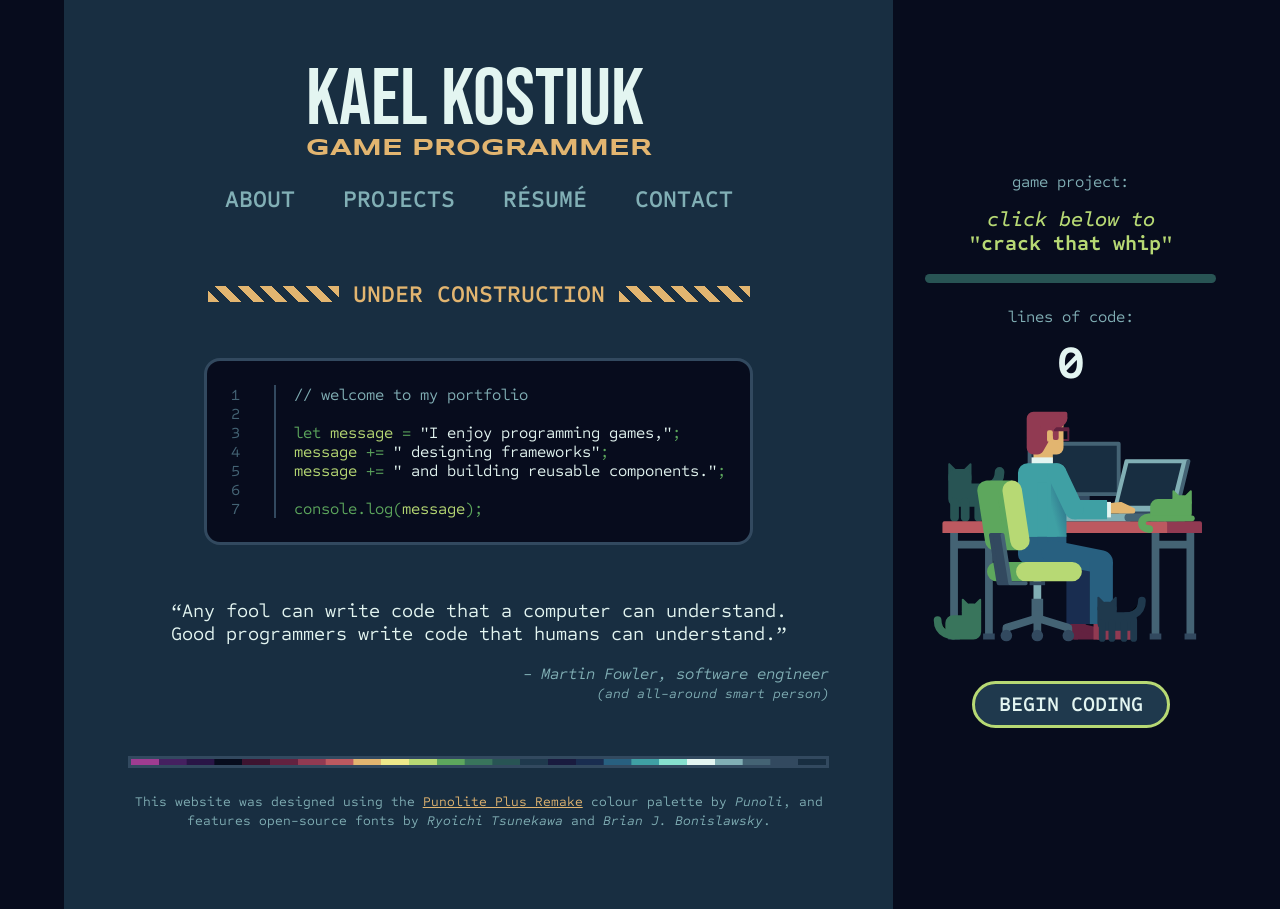
<file: index.htm>
<!DOCTYPE html>
<html lang="en">

<head>
	<meta charset="UTF-8">
	<meta name="viewport" content="width=device-width, initial-scale=1.0">
	<title>Kael Kostiuk | Portfolio</title>

	<!-- Styles -->
	<link rel="stylesheet" href="css/style.css">
	<link rel="stylesheet" href="css/game.css">
	<link rel="stylesheet" href="css/code.css">
	<link rel="stylesheet" href="css/cat.css">
	<link rel="stylesheet" href="css/about.css">
	<link rel="stylesheet" href="css/contact.css">

	<link rel="icon" href="media/icon.png" type="image/png">

	<meta http-equiv="Cache-Control" content="no-cache, no-store, must-revalidate">
	<meta http-equiv="Expires" content="0">
	<meta http-equiv="Pragma" content="no-cache">

	<script src="js/pages_helper.js"></script>
	<script src="js/game.js" type="module"></script>
	<script src="js/contact.js" defer></script>
</head>

<body>

	<div class="layout">
		<div class="portfolio">
			<a class="home" href="#home" draggable="false">
				<div class="header">KAEL KOSTIUK</div>
				<div class="subheader">GAME PROGRAMMER</div>
			</a>

			<div class="navigation">
				<a href="#about" draggable="false" data-active="false">ABOUT</a>
				<a href="#projects" draggable="false" data-active="false">PROJECTS</a>
				<a href="#resume" draggable="false" data-active="false">RÉSUMÉ</a>
				<a href="#contact" draggable="false" data-active="false">CONTACT</a>
			</div>

			<h2 class="construction"><div class="stripes"></div> UNDER CONSTRUCTION <div class="stripes"></div><br>
			&nbsp;</h2>

			<div id="content" stylex="opacity: 0; transition: opacity 0.5s ease;"></div>

			<button class="scroll-down" type="button" onclick="window.scrollTo({ top: document.body.scrollHeight, behavior: 'smooth' });" draggable="false">▼ PLAY GAME ▼</button>
		</div>
		<div class="game">
			<div class="game-category">game project: <span id="counter"></span></div>
			<div class="game-title-container">
				<div id="title" class="game-title"><span style="color:#b7d974;"><i>click below to<br></i><b>"crack that whip"</b></span></div>
			</div>
			<!-- (!) for testing the size of a new title before commiting to rendering -->
			<div id="title-container-test" class="game-title-container" style="position:absolute; opacity:0;pointer-events:none;">
				<div id="title-test" class="game-title">Testing the scroll height of a new title</div>
			</div>
			<div class="game-progress">
				<div id="progress"></div>
			</div>

			<div class="game-category">lines of code:</div>
			<div id="lines" class="game-lines">0</div>

			<svg viewBox="0 0 300 250" style="user-select:none;">
				<g id="chunk" name="cat">
					<path name="content" style="stroke:#285454; stroke-width:10; stroke-linecap:round;"
						d="m 61,83 c 0,0 16,0 16,-16" />
					<path name="annoyed" style="stroke:#285454; stroke-width:10; stroke-linecap:round; display:none;"
						d="M 58,84 C 70,84 78,74 66,64" />
					<path style="fill:#285454; stroke:#285454; stroke-width:2; stroke-linejoin:round;"
						d="M 25,59 V 75 H 47 V 59 L 36,70 Z" />
					<path style="fill:#285454; stroke:#285454; stroke-width:16; stroke-linejoin:round;"
						d="M 40,87 V 72 h -8 v 23 h 31 v -8 z" />
					<path style="stroke:#285454; stroke-width:9; stroke-linecap:round;"
						d="m 55.5,98 v 16 m 11,-16 v 16 m -25,-16 v 16 m -11,-16 v 16" />
				</g>
				<g id="table">
					<path style="stroke:#446374; stroke-width:8;"
						d="M 30,124 V 236 M 66,124 V 236 M 238,124 V 236 M 274,124 V 236 M 30,142 h 36 m 172,0 h 36" />
					<path style="stroke:#32495f; stroke-width:6;"
						d="m 60,237 h 12 m -48,0 h 12 m 232,0 h 12 m -48,0 h 12" />
					<path style="fill:#913a52; stroke:#913a52; stroke-width:4; stroke-linejoin:round;"
						d="m 284,130 v -10 h -36 v 10" />
					<path style="fill:#bc5960; stroke:#bc5960; stroke-width:4; stroke-linejoin:round;"
						d="m 20,130 v -10 h 228 v 10" />
				</g>
				<g id="luna" name="cat">
					<path name="content" style="stroke:#39755c; stroke-width:8; stroke-linecap:round;"
						d="m 29,236 c 0,0 -16,0 -16,-16" />
					<path name="annoyed" style="stroke:#39755c; stroke-width:8; stroke-linecap:round; display:none;"
						d="m 29,236 c 0,0 -17,0 -25,-8" />
					<path style="fill:#39755c; stroke:#39755c; stroke-width:2; stroke-linejoin:round;"
						d="m 39,199 v 12 h 18 v -12 l -9,9 z" />
					<path style="fill:#39755c; stroke:#39755c; stroke-width:16; stroke-linejoin:round;"
						d="m 46,223 v -12 h 4 v 21 H 29 v -9 z" />
				</g>
				<g id="computer">
					<path style="stroke:#32495f; stroke-width:32;" d="m 154,90 v 28" />
					<path style="fill:#182e41; stroke:#446374; stroke-width:4; stroke-linejoin:round;"
						d="M 200,90 V 38 h -92 v 52 z" />
					<path style="stroke:#32495f; stroke-width:6;" d="m 200,110 h 54" />
					<path style="stroke:#81afb5; stroke-width:8; stroke-linecap:round;" d="m 144,114 h 66" />
					<path style="fill:#81afb5; stroke:#81afb5; stroke-width:4; stroke-linejoin:round;"
						d="m 260,106 h -64 l 12,-50 h 64" />
					<path style="fill:#182e41; stroke:none;" d="m 199,102 h 55 l 11,-44 h -55 z" />
					<path style="stroke:#446374; stroke-width:4; stroke-linecap:round;" d="M 260,106 272,56" />
					<path style="stroke:#446374; stroke-width:8; stroke-linecap:round;" d="m 210,114 h 48" />
				</g>
				<g id="monitor-large" style="opacity:0; stroke:#5da75d; stroke-width:2; stroke-linecap:round;">
					<path d="m 114,44 h 80" />
					<path d="m 114,48 h 80" />
					<path d="m 114,52 h 80" />
					<path d="m 114,56 h 80" />
					<path d="m 114,60 h 80" />
					<path d="m 114,64 h 80" />
					<path d="m 114,68 h 80" />
					<path d="m 114,72 h 80" />
					<path d="m 114,76 h 80" />
					<path d="m 114,80 h 80" />
					<path d="m 114,84 h 80" />
				</g>
				<g id="monitor-small" style="opacity:0; stroke:#b7d974; stroke-width:2; stroke-linecap:round;">
					<path d="m 214,62 h 45" />
					<path d="m 213,66 h 45" />
					<path d="m 212,70 h 45" />
					<path d="m 211,74 h 45" />
					<path d="m 210,78 h 45" />
					<path d="m 209,82 h 45" />
					<path d="m 208,86 h 45" />
					<path d="m 207,90 h 45" />
					<path d="m 206,94 h 45" />
					<path d="m 205,98 h 45" />
				</g>
				<g id="mouse" name="cat">
					<path name="content" style="stroke:#5da75d; stroke-width:8; stroke-linecap:round; fill:none;"
						d="m 231.5,126 c -10,0 -10,-12 0,-12 h 8" />
					<path name="annoyed" style="stroke:#5da75d; stroke-width:8; stroke-linecap:round; fill:none; display:none;"
						d="m 222,132 c -6,-8 -0.5,-18 9.5,-18 h 8" />
					<path style="fill:#5da75d; stroke:#5da75d; stroke-width:2; stroke-linejoin:round;"
						d="m 256.5,87 v 12 h 18 V 87 l -9,9 z" />
					<path style="fill:#5da75d; stroke:#5da75d; stroke-width:16; stroke-linejoin:round;"
						d="m 263.5,103 v -4 h 4 v 11 h -27 v -7 z" />
					<path style="stroke:#5da75d; stroke-width:6; stroke-linecap:round;" d="m 234,115 h 41.5" />
				</g>
				<g id="lower-body">
					<path style="fill:#632240; stroke:#632240; stroke-width:8; stroke-linejoin:round;"
						d="m 154,240 v -24 h 8 v 12 l 26,6 v 6" />
					<path style="stroke:#192d50; stroke-width:24; stroke-linecap:round;" d="m 108,150 50,10" />
					<path style="stroke:#192d50; stroke-width:24;" d="m 158,160 v 64" />
					<path style="fill:#286080; stroke:#286080; stroke-width:20; stroke-linejoin:round;"
						d="m 106,132 v 20 h 30 v -20" />
					<path style="fill:#913a52; stroke:#913a52; stroke-width:8; stroke-linejoin:round;"
						d="m 178,240 v -24 h 8 v 12 l 26,6 v 6" />
					<path style="stroke:#286080; stroke-width:24; stroke-linecap:round;" d="m 132,150 50,10" />
					<path style="stroke:#286080; stroke-width:24;" d="m 182,160 v 64" />
				</g>
				<defs>
					<linearGradient id="torso" x1="100%" y1="0%" x2="30%" y2="80%">
						<stop style="stop-color:#286080; stop-opacity:1;" offset="0" />
						<stop style="stop-color:#286080; stop-opacity:0;" offset="1" />
					</linearGradient>
				</defs>
				<g id="upper-body">
					<path style="fill:none; stroke:#632240; stroke-width:2; stroke-linejoin:round;"
						d="m 148,23 v 11 h -8" />
					<path style="stroke:#e2b570; stroke-width:20;" d="M 122,58 V 46" />
					<path style="fill:#e2b570; stroke:#e2b570; stroke-width:14; stroke-linejoin:round;"
						d="M 114,42 V 16 h 22 v 26 z" />
					<path style="fill:#913a52; stroke:#913a52; stroke-width:14; stroke-linejoin:round;"
						d="M 112,42 V 12 h 28 l -16,16 -8,14 z" />
					<path style="fill:#913a52; stroke:#913a52; stroke-width:4; stroke-linejoin:round;"
						d="M 141 7 L 145 11 L 145 7 L 141 7 z M 134 22 L 134 32 L 136 32 L 136 22 L 134 22 z" />
					<path style="fill:#e2b570; stroke:#e2b570; stroke-width:4; stroke-linejoin:round;"
						d="m 130,26 v 8 h -2 v -8 z" />
					<path style="fill:#632240; stroke:#632240; stroke-width:2; stroke-linejoin:round;"
						d="m 148,22 h -12 l -2,2 h 14 z" />
					<path style="stroke:#e3f5f1; stroke-width:22;" d="M 121,52 V 62" />
					<path style="fill:#3fa0a4; stroke:#3fa0a4; stroke-width:20; stroke-linejoin:round;"
						d="M 136,134 V 68 h -30 v 66" />
					<path style="fill:url(#torso); fill-opacity:1; stroke:none;" d="M 146,134 H 130 V 68 h 16 z" />
				</g>
				<g id="pepper" name="cat">
					<path name="content" style="stroke:#1f394d; stroke-width:8; stroke-linecap:round;"
						d="m 208,216 c 0,0 16,0 16,-16" />
					<path name="annoyed" style="stroke:#1f394d; stroke-width:8; stroke-linecap:round; display:none;"
						d="m 208,216 c 8,0 18,-9 6,-19" />
					<path style="fill:#1f394d; stroke:#1f394d; stroke-width:2; stroke-linejoin:round;"
						d="m 179,197 v 12 h 18 v -12 l -9,9 z" />
					<path style="fill:#1f394d; stroke:#1f394d; stroke-width:16; stroke-linejoin:round;"
						d="m 190,220 v -11 h -4 v 14 h 25 v -3 z" />
					<path style="stroke:#1f394d; stroke-width:7; stroke-linecap:round;"
						d="m 205.5,223 v 16 m 10,-16 v 16 M 193,223 v 16 m -10,-16 v 16" />
				</g>
				<g id="chair">
					<path style="stroke:#81afb5; stroke-width:8;" d="M 116,204 V 170" />
					<path style="stroke:#32495f; stroke-width:16;" d="m 116,180 v 4" />
					<path style="stroke:#446374; stroke-width:12;" d="m 116,198 v 20" />
					<path style="fill:none; stroke:#446374; stroke-width:8; stroke-linejoin:round;"
						d="m 116,232 v -22 m 32,22 v -4 l -32,-10 m -32,14 v -4 l 32,-10" />
					<path style="fill:#32495f; stroke:#32495f; stroke-width:4;"
						d="M 84 232 A 4 4 0 0 0 80 236 A 4 4 0 0 0 84 240 A 4 4 0 0 0 88 236 A 4 4 0 0 0 84 232 z M 116 232 A 4 4 0 0 0 112 236 A 4 4 0 0 0 116 240 A 4 4 0 0 0 120 236 A 4 4 0 0 0 116 232 z M 148 232 A 4 4 0 0 0 144 236 A 4 4 0 0 0 148 240 A 4 4 0 0 0 152 236 A 4 4 0 0 0 148 232 z" />
					<path style="fill:#5da75d; stroke:#5da75d; stroke-width:20; stroke-linejoin:round;"
						d="M 98,138 H 72 L 64,86 h 26" />
					<path style="stroke:#5da75d; stroke-width:20; stroke-linecap:round;" d="m 74,170 h 30" />
					<path style="stroke:#b7d974; stroke-width:20; stroke-linecap:round;" d="m 90,86 8,52 m 6,32 h 48" />
					<path style="fill:#32495f; stroke:#32495f; stroke-width:4; stroke-linejoin:round;"
						d="M 88,182 H 76 l -8,-50 h 12" />
					<path
						style="fill:none; stroke:#446374; stroke-width:4; stroke-linecap:round; stroke-linejoin:round;"
						d="M 104,182 H 88 l -8,-50" />
				</g>
				<g id="arm-up" style="opacity:0;">
					<path style="fill:#e2b570; stroke:#e2b570; stroke-width:4; stroke-linejoin:round;"
						d="M 185.2,97.2 200.7,87 215,88 l 0.5,1.9 -28.8,13.1 z" />
					<path style="stroke:#e3f5f1; stroke-width:16;" d="m 192,97.3 -9.7,2.3" />
					<path style="stroke:#3fa0a4; stroke-width:20;" d="m 155,106.2 33.1,-8" />
					<path style="stroke:#3fa0a4; stroke-width:20; stroke-linecap:round;" d="m 136,68 20,38" />
				</g>
				<g id="arm-down" style="opacity:0;">
					<path style="fill:#e2b570; stroke:#e2b570; stroke-width:4; stroke-linejoin:round;"
						d="M 155.2,97.2 170.7,87 185,88 185.5,89.9 156.7,103 Z" />
					<path style="stroke:#e3f5f1; stroke-width:16;" d="m 162,97.3 -9.7,2.3" />
					<path style="fill:#e2b570; stroke:#e2b570; stroke-width:4; stroke-linejoin:round;"
						d="m 183.6,99.5 17.9,-2.5 14.3,9 0.2,2 -31.9,-2.5 z" />
					<path style="stroke:#e3f5f1; stroke-width:16;" d="m 191.9,102.8 -10,0.8" />
					<path style="stroke:#3fa0a4; stroke-width:20;" d="m 154,106 33.9,-2.8" />
					<path style="stroke:#3fa0a4; stroke-width:20; stroke-linecap:round;" d="m 136,68 19,38" />
				</g>
				<g id="arm-resting" style="opacity:1;">
					<path style="fill:#e2b570; stroke:#e2b570; stroke-width:4; stroke-linejoin:round;"
						d="m 184,102 18,-2 13,6 v 2 h -31 z" />
					<path style="stroke:#e3f5f1; stroke-width:16;" d="M 192,106 H 182" />
					<path style="stroke:#3fa0a4; stroke-width:20;" d="m 154,106 h 34" />
					<path style="stroke:#3fa0a4; stroke-width:20; stroke-linecap:round;" d="m 136,68 18,38" />
				</g>
			</svg>

			<button id="start" class="game-start" style="display:block;">BEGIN CODING</button>
			<button id="juicer" class="game-juicer" style="display:none;" data-active="false">ENERGY DRINK</button>
		</div>
	</div>

<div id="paw-container"></div>

</body>
</html>
</file>
<file: css/style.css>
@import "../fonts/sometype-mono-variable.css";
@import "../fonts/bebas-neue.css";
@import "../fonts/syncopate-bold.css";

* { box-sizing: border-box; }

:root { font-size: 19px; }

html {
  /*scrollbar-width: thin;*/
  scrollbar-width: auto !important;
  scrollbar-color: #32495f #070c1d;
  overflow-x: hidden; overflow-y: scroll;
  scroll-behavior: smooth;
}
body {
	margin: 0;
	font-family: "SometypeMono-Variable", sans-serif;
	font-size: 1rem;
	background: #070c1d;
	color: #e3f5f1;
}

/*** LAYOUT ***/
.layout {
	display: flex;
	margin: 0 auto;
	width: 90%;
}
.portfolio {
	display: flex;
	flex-direction: column;
	width: 72%;
	min-height: 100vh;
	padding: 4rem;
	background: #182e41;
}
.game {
	display: flex;
	gap: 1rem;
	flex-direction: column;
	justify-content: center;
	position: sticky;
	top: 0;
	width: 28%;
	height: 100vh;
	padding: 2rem;
	padding-right: 0;
}

/*** LINKS ***/
a, a:visited { color:#e2b570; }
a:hover, a:active, a:focus { color: #eee98a; }

/*** HEADER ***/
.home {
	display: block; width: fit-content; margin: 0 auto; /* bound tight, center horizontally */
	text-align: center;
	text-decoration: none;
	color: #e3f5f1;
}
.home:hover, .home:active, .home:visited, .home:focus { color: #e3f5f1; }
.header {
	width: fit-content;
	font-family: "BebasNeue", sans-serif;
	font-size: 5rem;
	line-height: 4.5rem;
}
.subheader {
	width: fit-content;
	margin-bottom: 1.5rem;
	font-family: "Syncopate-Bold", sans-serif;
	font-size: 1.48rem;
	color: #e2b570;
}

/*** NAVIGATION ***/
.navigation {
	display: flex;
	gap: 2rem;
	justify-content: center;
	flex-wrap: wrap;
	width: fit-content; margin: 0 auto;
	margin-bottom: 2.5rem;
}
.navigation > a {
	border-bottom: 3px solid transparent;
	padding: 0 0.5rem 0.2rem; /* top | sides | bottom */
	font-size: 1.5rem;
	font-weight: 600;
	text-decoration: none;
	color: #81afb5;
}
.navigation > a:hover { color: #e3f5f1; }
.navigation > a[data-active="true"] {
	border-bottom: 3px solid #e2b570;
	color: #e3f5f1;
}

/*** TITLES ***/
h1, h2 {
	text-align: center;
	font-weight: 600;
}
.project-title {
	font-size: 1.6rem;
	text-align: center;
	font-weight: 600;
	color: #b7d974;
}

/*** QUOTES ***/
blockquote {
	font-size: 1.2rem;
	text-align: center;
}
.attribution {
	color: #81afb5;
	text-align: right;
	font-style: italic;
}

/*** ALIGNMENT ***/
.center { 
	display: block;
	text-align: center;
}
.resume-grid {
	display: grid;
	grid-template-columns: 3fr 2fr;
	gap: 3rem;
	width: 100%;
}

/*** STYLES ***/
.note {
	color: #81afb5;
}
.extra-small { 
	font-size: 0.6rem;
	font-weight: 500;
	color: #446374;
}
.category {
	color: #81afb5;
}
.title-section {
	color: #b7d974;
	margin-bottom: 0.5rem;
}
.title {
	font-size: 1.3rem;
	font-weight: 600;
}
.subtitle { 
	font-weight: 600;
}
.duration { 
	font-style: italic;
}
.points li:not(:last-child) {
	margin-bottom: 0.5rem;
}
.points li i {
	color: #81afb5;
}
.points li::marker {
	content: "▸ ";
	color: #b7d974;
}
.construction {
	color: #e2b570;
}
.stripes {
	display: inline-block;
	width: 8.2rem;
	height: 1rem;
	background-image: repeating-linear-gradient(
		45deg,
		#e2b570 0,
		#e2b570 0.5rem,
		transparent 0.5rem,
		transparent 1rem
	);
}
.palette {
	width:100%;
	height:0.8rem;
	border:3px solid #32495f;
}
.scroll-down {
	display: none;
	margin-top: auto;
	position: relative;
	bottom: -1.5rem;
    padding: 0.5rem 0.8rem;
	border-width: 0;
    border-radius: 0.5rem;
    font-family: "SometypeMono-Variable", sans-serif;
	font-size: 1.2rem;
    font-weight: 500;
	background: #32495f;
	color: #e3f5f1;
    cursor: pointer;
}

@media (max-width: 1400px) {
	:root { font-size: 16px; }
}
@media (max-width: 1200px) {
	:root { font-size: 14px; }
}
@media (max-width: 1000px) {
	:root { font-size: 12px; }
}
@media (max-width: 800px) {
	:root { font-size: 10px; }
}

/*** PORTRAIT LAYOUT ***/
@media (orientation: portrait) and (max-width: 600px) {
	:root { font-size: 13px; }
	.layout {
		width: 100%;
		flex-direction: column;
	}
	.portfolio {
		width: 100%;
		padding: 4rem 2rem;
		line-height: 150%;
	}
	.game {
		width: 100%;
		min-height: 100vh;
		padding: 4rem 4rem;
	}
	.navigation {
		padding-top: 1rem;
		gap: 1.5rem;
		align-items: center;
	}
	.container > * {
		flex: 0 0 auto;
		max-width: 50%;
	}
	.navigation > a {
		border-bottom: 2px solid transparent;
		padding: 0 0.8rem 0.5rem;
		font-size: 2rem;
		font-weight: 550;
	}
	.navigation > a[data-active="true"] {
		border-bottom: 2px solid #e2b570;
	}
	blockquote {
		margin: 0 auto;
	}
	.resume-grid {
		grid-template-columns: 1fr;
	}
	.stripes {
		width: 2.4rem;
		height: 1rem;
	}
	.palette {
		border:2px solid #32495f;
	}
	.scroll-down {
		display: block;
	}
}
</file>
<file: css/game.css>
:root {
	--juice-level: 0%;
}

.game > svg {
	display: block;
	width: 100%;
	height: auto;
	min-height: 6rem;
}
.game-category {
	color: #81afb5;
	text-align: center;
}
.game-title-container{
	display: flex;
	justify-content: center; align-items: center;
	min-height: 3.2rem; max-height: 3.2rem;
}
.game-title {
	font-size: 1.3rem;
	line-height: 115%;
	font-weight: 500;
	color: #e3f5f1;
	text-align: center;
	text-wrap: balance;
}
.game-progress {
	width: 100%; 
	height: 0.6rem;
	min-height: 0.6rem;
    margin: 0 auto; /* center horizontally */
	margin-bottom: 0.5rem;
	border-radius: 9000px;
	background-color: #285454;
}
#progress {
	width: 0%; /* (!) changed in js */
	height: 100%;
	border-radius: 9000px;
	background-color: #b7d974;
}
.game-lines {
    margin-top: -0.5rem;
	font-size: 3rem;
	font-weight: 700;
	color: #e3f5f1;
	text-align: center;
}

.game-juicer {
	display: block; width: fit-content; 
    margin: 1rem auto 0 auto; /* center horizontally + add space above */
	padding: 0.5rem 1.5rem;
	border: 3px solid;
	border-color: #1f394d;
	border-radius: 9000px; /* pill-shaped ends */
	font-family: inherit;
	font-size: 1.3rem;
	font-weight: 600;
	white-space: nowrap;
	background: linear-gradient(to right, #39755c var(--juice-level), #1f394d 0); /* (!) changed in js */
	color: #070c1d;
}
.game-juicer[data-active="true"] {
	border-color: #b7d974;
	color: #e3f5f1;
	animation: pulse 2s infinite alternate;
}
.game-juicer[data-active="true"]:hover {
	border-color: #e3f5f1;
	background: #285454 !important;
	text-shadow: 2px 2px 0 #1f394d;
	color: #e3f5f1;
	animation: none;
	cursor: pointer;
}

.game-start {
	display: block; width: fit-content; 
    margin: 1rem auto 0 auto; /* center horizontally + add space above */
	padding: 0.5rem 1.5rem;
	border: 3px solid;
	border-color: #b7d974;
	border-radius: 9000px; /* pill-shaped ends */
	font-family: inherit;
	font-size: 1.3rem;
	font-weight: 600;
	white-space: nowrap;
	background: #1f394d;
	color: #e3f5f1;
	animation: pulse 2s infinite alternate;
}
.game-start:hover {
    border-color: #e3f5f1;
	background: #285454;
	text-shadow: 2px 2px 0 #1f394d;
	animation: none;
	cursor: pointer;
}

@keyframes pulse {
    0% { border-color: #1f394d; }
    100% { border-color: #b7d974; }
}

/*** PORTRAIT LAYOUT ***/
@media (orientation: portrait) and (max-width: 600px) {
	.game-category {
		font-size: 1.4rem;
	}
	.game-title-container{
		min-height: 4.2rem; max-height: 4.2rem;
	}
	.game-title {
		font-size: 1.6rem;
		line-height: 125%;
		font-weight: 400;
		padding: 0.5rem 0;
	}
	.game-progress {
		width: 100%; 
		height: 0.8rem;
		min-height: 0.8rem;
		margin-bottom: 0.5rem;
	}
	.game-lines {
		font-size: 3.5rem;
		font-weight: 550;
	}
	.game-juicer {
		border: 2px solid;
		font-size: 2rem;
		font-weight: 600;
	}
	.game-start {
		border: 2px solid;
		font-size: 1.8rem;
		font-weight: 500;
	}
}
</file>
<file: css/code.css>
.codeBlock {
	display: grid;
	grid-template-columns: 5ch 1fr; /* fixed width | fills remaining */
	width: fit-content; margin: 0 auto;
	padding: 1.5rem;
	border: 3px solid #32495f;
	border-radius: 1rem;
	background: #070c1d;
}
.codeBlock .line { border-right: 2px solid #32495f; color: #446374; }
.codeBlock .comment { color: #81afb5; }
.codeBlock .code { padding-left: 2ch; color: #5da75d; }
.codeBlock .variable { color: #b7d974; }
.codeBlock .string { color: #e3f5f1; }
.codeBlock .bool { color: #e2b570 }
.codeBlock .method { color: #eee98a  }
.codeBlock .keyword { color: #e494d9 }

/*** PORTRAIT LAYOUT ***/
@media (orientation: portrait) and (max-width: 600px) {
	.codeBlock {
		border: 2px solid #32495f;
	}
}
</file>
<file: css/cat.css>
#paw-container {
		position: fixed;
		top: 0;
		left: 0;
		width: 100vw;
		height: 100vh;
		overflow: hidden;
		pointer-events: none;
	}

.paw-print {
    position: absolute;
    width: 100px;
    height: 100px;
    transform-origin: center;
    opacity: 0; /* Start invisible */
    transition: opacity 0.5s ease-out;
}

/*** PORTRAIT LAYOUT ***/
@media (orientation: portrait) and (max-width: 600px) {
    .paw-print {
		width: 120px;
		height: 120px;
	}
}
</file>
<file: css/about.css>
/*** IMAGES ***/
.scrolling-kale {
	margin: 2rem 0;
	border: 3px solid #32495f;
	border-radius: 1rem;
	background-image: url('../media/kale.gif');
	background-size: cover;
	background-position: center;
	background-attachment: fixed; /* makes image not scroll with content */
	box-shadow: inset 0px 0.4rem 1px #070c1d88;
}

/*** COMPARISON ***/
.comparison {
	display: grid;
	grid-template-columns: 1fr 10ch 1fr;
	gap: 0.5rem;
	margin-bottom: 1.2rem;
	padding: 1.5rem;
	border: 3px solid #32495f;
	border-radius: 1rem;
	background: #070c1d;
}
.comparison > div { text-align: center; }
.comparison > div:nth-child(2) {
	display: flex;
	flex-direction: column;
	justify-content: center;
	align-items: center;
	gap: 0.5rem;
}
.comparison > div > nobr {
	font-size: 1.2rem;
	font-weight: 600;
	color: #81afb5;
}

/*** SVG IMAGES ***/
.comparison svg {
	width: 4.5rem;
	height: 1.5rem;
}

/*** PORTRAIT LAYOUT ***/
@media (orientation: portrait) and (max-width: 600px) {
	.comparison {
		display: grid;
		grid-template-columns: 1fr 9ch 1fr;
		gap: 0.5rem;
		margin-bottom: 1.2rem;
		padding: 1rem;
		border: 2px solid #32495f;
		border-radius: 1rem;
		background: #070c1d;
	}
	.comparison svg {
		width: 4rem;
		height: 1.5rem;
	}
}
</file>
<file: css/contact.css>
#contact-form {
    margin: 0 auto;
    width: 80%;
    display: grid;
    row-gap: 1rem;
}
.form-row {
    display: grid;
    grid-template-columns: 8ch 1fr;
    column-gap: 1rem;
    align-items: center;
}

label {

	color: #81afb5;
    justify-self: end;
}

input,
textarea {
    width: 100%;
    padding: 0.5rem;
    border: 3px solid transparent;
    border-radius: 0.5rem;
    font-family: "SometypeMono-Variable", sans-serif;
	font-size: 1rem;
	background: #070c1d;
	color: #e3f5f1;
} textarea {
    resize: vertical;
}

input:focus,
textarea:focus {
  border-color: #39755c;
  outline: none;
}

button[type="submit"] {
    padding: 0.5rem 0.8rem;
    border: 3px solid transparent;
    border-radius: 0.5rem;
    font-family: "SometypeMono-Variable", sans-serif;
	font-size: 1.2rem;
    font-weight: 600;
	background: #39755c;
	color: #e3f5f1;
    cursor: pointer;
    justify-self: start;
} button[type="submit"]:hover {
    border-color: #b7d974;
}

#form-message {
    text-align: center;
    font-weight: 600;
    color: #bc5960;
}

/*** PORTRAIT LAYOUT ***/
@media (orientation: portrait) and (max-width: 600px) {
    #contact-form {
        width: 100%;
    }
}
</file>
